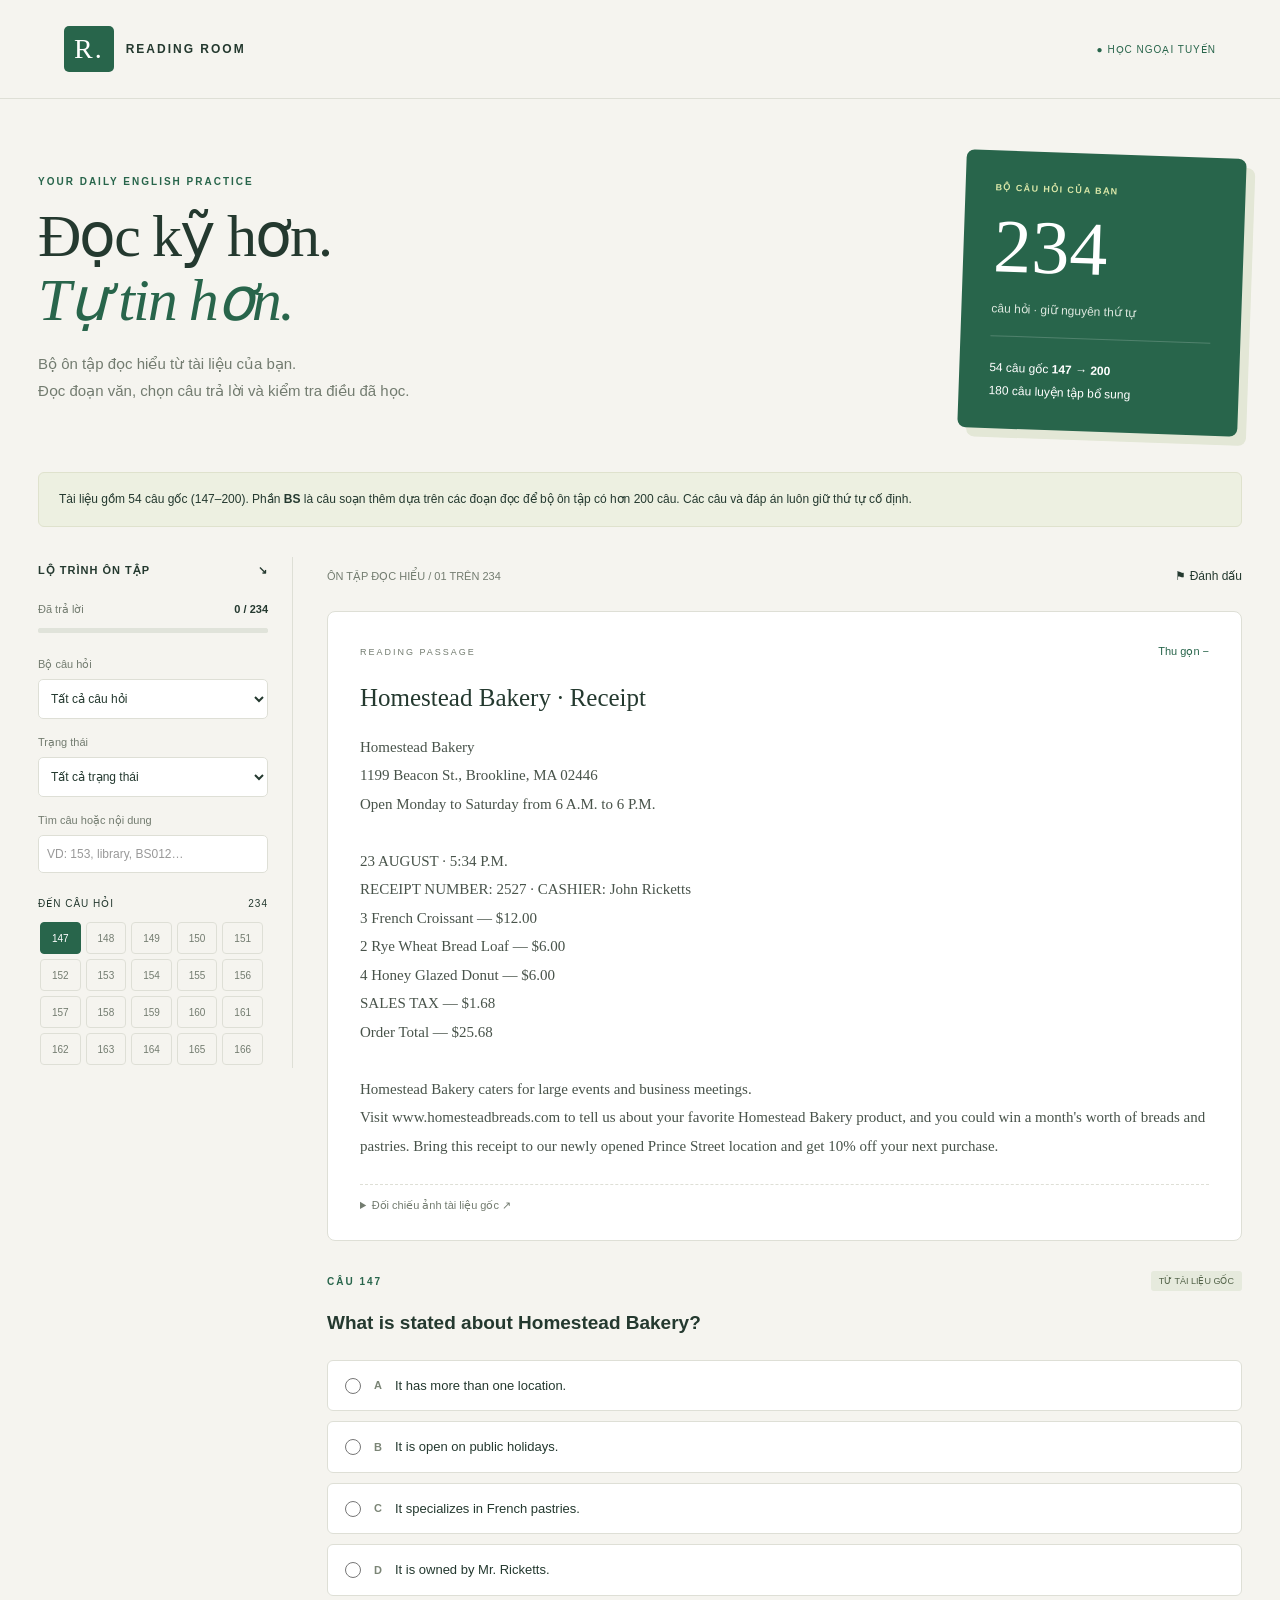
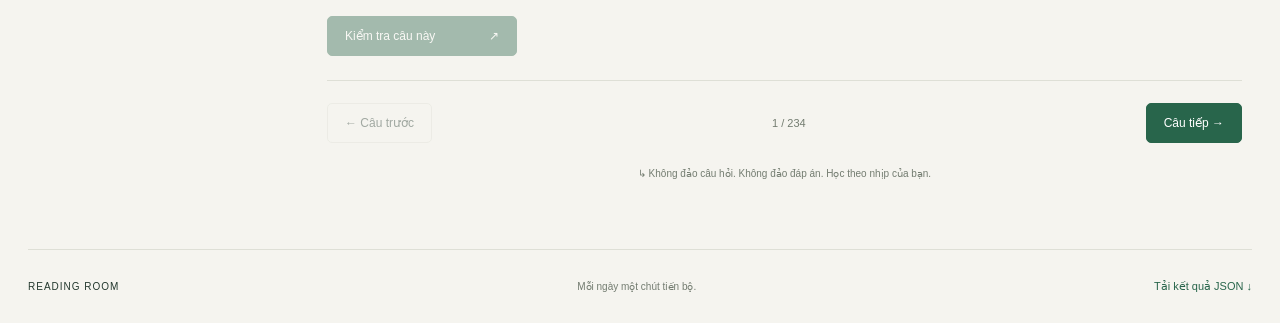
<file: index.html>
<!doctype html>
<html lang="vi">
<head>
  <meta charset="utf-8"><meta name="viewport" content="width=device-width, initial-scale=1">
  <meta name="description" content="Ôn tập đọc hiểu tiếng Anh từ 10 ảnh tài liệu, giữ thứ tự câu gốc 147–200 và câu bổ sung có giải thích.">
  <title>Reading Room — Ôn tập trắc nghiệm</title>
  <link rel="stylesheet" href="style.css">
  <script src="data.js" defer></script><script src="app.js" defer></script>
</head>
<body>
  <header><a class="brand" href="index.html"><span class="logo">R.</span> READING ROOM</a><span class="offline">● HỌC NGOẠI TUYẾN</span></header>
  <main>
    <section class="intro"><div><p class="eyebrow">YOUR DAILY ENGLISH PRACTICE</p><h1>Đọc kỹ hơn.<br><em>Tự tin hơn.</em></h1><p class="lead">Bộ ôn tập đọc hiểu từ tài liệu của bạn.<br>Đọc đoạn văn, chọn câu trả lời và kiểm tra điều đã học.</p></div><div class="intro-card"><span class="mini">BỘ CÂU HỎI CỦA BẠN</span><strong id="total">234</strong><span>câu hỏi · giữ nguyên thứ tự</span><div class="card-line"></div><p>54 câu gốc <b>147 → 200</b><br><span id="extraCount">180</span> câu luyện tập bổ sung</p></div></section>
    <div class="notice">Tài liệu gồm 54 câu gốc (147–200). Phần <b>BS</b> là câu soạn thêm dựa trên các đoạn đọc để bộ ôn tập có hơn 200 câu. Các câu và đáp án luôn giữ thứ tự cố định.</div>
    <section class="workspace" aria-label="Khu vực làm bài">
      <aside><div class="aside-title">LỘ TRÌNH ÔN TẬP <span>↘</span></div><div class="progress-label"><span>Đã trả lời</span><b id="progressText">0 / 234</b></div><progress id="progress" value="0" max="234"></progress><label class="field-label" for="part">Bộ câu hỏi</label><select id="part"><option value="all">Tất cả câu hỏi</option><option value="original">54 câu gốc · 147–200</option><option value="extra">Câu luyện tập bổ sung</option></select><label class="field-label" for="filter">Trạng thái</label><select id="filter"><option value="all">Tất cả trạng thái</option><option value="unanswered">Chưa trả lời</option><option value="flagged">Đã đánh dấu</option><option value="wrong">Câu sai / bỏ trống đã chấm</option></select><label class="field-label" for="search">Tìm câu hoặc nội dung</label><input id="search" type="search" placeholder="VD: 153, library, BS012…"><p class="map-label">ĐẾN CÂU HỎI <span id="visibleCount"></span></p><nav id="questionMap" aria-label="Danh sách câu hỏi"></nav><p class="legend"><span>● Đã chọn</span><span>⚑ Đánh dấu</span></p><button id="gradeAll" class="primary full">Chấm bài đã làm</button><button id="reset" class="quiet full">Làm lại từ đầu</button><p id="saveStatus" class="save-status">Tiến độ tự lưu trên trình duyệt này.</p></aside>
      <div class="study"><div class="study-bar"><span id="position"></span><button id="flag" class="quiet" aria-pressed="false">⚑ Đánh dấu</button></div><div id="result" role="status" hidden></div><article id="reading"><div class="reading-label"><span>READING PASSAGE</span><button id="toggleReading" class="text-button" aria-expanded="true">Thu gọn −</button></div><h2 id="passageTitle"></h2><div id="passageText"></div><details id="sourceDetails"><summary>Đối chiếu ảnh tài liệu gốc ↗</summary><p>Ảnh chụp nằm ngang; có thể mở ảnh trong tab mới và xoay bằng trình xem ảnh.</p><a id="sourceLink" target="_blank" rel="noopener">Mở ảnh gốc</a><img id="sourceImage" alt="Ảnh chụp tài liệu gốc để đối chiếu" loading="lazy"></details></article><section id="question" aria-label="Câu hỏi"><div class="question-top"><span id="questionNumber" class="eyebrow"></span><span id="typeBadge"></span></div><h2 id="questionText"></h2><p id="questionNote" class="question-note" hidden></p><fieldset id="options"><legend class="sr-only">Chọn một đáp án</legend></fieldset><div id="feedback" role="status" hidden></div><button id="check" class="primary">Kiểm tra câu này <span>↗</span></button></section><div class="navigation"><button id="prev" class="quiet">← Câu trước</button><span id="pageCount"></span><button id="next" class="primary">Câu tiếp →</button></div><p class="fixed-order">↳ Không đảo câu hỏi. Không đảo đáp án. Học theo nhịp của bạn.</p></div>
    </section>
  </main><footer>READING ROOM <span>Mỗi ngày một chút tiến bộ.</span><button id="export" class="text-button">Tải kết quả JSON ↓</button></footer><dialog id="resetDialog"><h2>Làm lại từ đầu?</h2><p>Đáp án đã chọn, kết quả và đánh dấu trên trình duyệt này sẽ được xóa.</p><div class="dialog-actions"><button id="cancelReset" class="quiet">Giữ bài hiện tại</button><button id="confirmReset" class="primary">Xóa và làm lại</button></div></dialog>
</body></html>
</file>
<file: style.css>
:root{--ink:#24392f;--green:#28654b;--paper:#f5f4ef;--line:#dedfd6;--muted:#737c70;--lime:#dce8a9}*{box-sizing:border-box}body{margin:0;background:var(--paper);color:var(--ink);font-family:Arial,Helvetica,sans-serif;font-size:15px}button,input,select{font:inherit}button,a,input,select,summary{touch-action:manipulation}button{cursor:pointer}button:disabled{opacity:.4;cursor:default}button:focus-visible,a:focus-visible,input:focus-visible,select:focus-visible,summary:focus-visible{outline:3px solid #a08525;outline-offset:3px}header{max-width:1440px;margin:auto;padding:26px 5%;display:flex;align-items:center;justify-content:space-between;border-bottom:1px solid var(--line)}.brand{display:flex;align-items:center;gap:12px;text-decoration:none;color:var(--ink);font-size:12px;font-weight:bold;letter-spacing:2px}.logo{background:var(--green);color:white;font:28px Georgia;padding:7px 10px;border-radius:5px}.offline{font-size:10px;letter-spacing:1px;color:var(--green)}main{max-width:1300px;margin:auto;padding:0 38px}.intro{display:flex;justify-content:space-between;align-items:center;padding:55px 0 40px;gap:32px}.eyebrow,.mini{font-size:10px;letter-spacing:2px;font-weight:bold;color:var(--green)}h1{font:60px/1.06 Georgia,serif;letter-spacing:-2px;margin:18px 0}h1 em{color:var(--green);font-weight:normal}.lead{color:var(--muted);line-height:1.8}.intro-card{background:var(--green);color:#fff;width:280px;flex-shrink:0;padding:26px 30px;border-radius:8px;transform:rotate(2deg);box-shadow:9px 9px 0 #e3e7d6}.intro-card .mini{color:var(--lime);font-size:9px;letter-spacing:1.4px}.intro-card strong{display:block;font:76px Georgia;margin:9px 0}.intro-card>span:not(.mini){font-size:12px;color:#dde8df}.card-line{height:1px;background:#ffffff30;margin:20px 0}.intro-card p{font-size:12px;line-height:1.9;margin:0}.notice{border:1px solid #dfe2cd;background:#edf0e1;padding:16px 20px;border-radius:6px;font-size:12px;line-height:1.8;margin:0 0 30px}.workspace{display:grid;grid-template-columns:255px minmax(0,1fr);gap:34px;align-items:start}aside{position:sticky;top:18px;padding-right:24px;border-right:1px solid var(--line)}.aside-title{font-size:11px;font-weight:bold;letter-spacing:1px;display:flex;justify-content:space-between;margin:7px 0 26px}.progress-label{display:flex;justify-content:space-between;font-size:11px}.progress-label span{color:var(--muted)}progress{width:100%;height:5px;border:0;display:block;margin:12px 0 25px;background:#e0e3da;border-radius:3px}progress::-webkit-progress-bar{background:#e0e3da;border-radius:3px}progress::-webkit-progress-value{background:var(--green);border-radius:3px}progress::-moz-progress-bar{background:var(--green)}.field-label{display:block;margin:17px 0 8px;font-size:11px;color:var(--muted)}select,input{width:100%;border:1px solid var(--line);border-radius:5px;padding:11px 8px;background:#fff;color:var(--ink);font-size:12px}input::placeholder{color:#999}.map-label{display:flex;justify-content:space-between;font-size:10px;letter-spacing:1px;margin-top:25px}#questionMap{display:grid;grid-template-columns:repeat(5,1fr);gap:5px;max-height:280px;overflow:auto;padding:3px 5px 3px 2px}.q-link{position:relative;border:1px solid var(--line);background:transparent;border-radius:4px;padding:9px 0;color:var(--muted);font-size:10px;min-height:32px}.q-link.answered{background:#e2eadc;color:var(--green);border-color:#c6d7bf}.q-link.active{background:var(--green);color:white;border-color:var(--green)}.q-link.flagged:after{content:'•';position:absolute;right:2px;top:0;color:#bb8715}.q-link.correct{border-bottom:3px solid #47865e}.q-link.wrong{border-bottom:3px solid #bc614b}.legend{display:flex;gap:15px;font-size:10px;color:var(--muted);margin:15px 0 24px}.primary,.quiet{border-radius:5px;padding:12px 17px;border:1px solid var(--line);background:transparent;color:var(--ink);font-size:12px}.primary{background:var(--green);color:white;border-color:var(--green)}.primary:hover{background:#1d4e39}.quiet:hover{background:#e7eadf}.full{width:100%;margin:4px 0}.save-status{font-size:10px;line-height:1.6;color:var(--muted);text-align:center}.study-bar{display:flex;justify-content:space-between;align-items:center;font-size:11px;color:var(--muted);margin:0 0 16px}.study-bar .quiet{border:0;padding-right:0}#reading{background:#fff;border:1px solid var(--line);border-radius:8px;padding:28px 32px}.reading-label{display:flex;align-items:center;justify-content:space-between;font-size:9px;letter-spacing:2px;color:var(--muted)}.text-button{border:0;background:none;padding:5px 0;color:var(--green);font-size:11px;cursor:pointer}#passageTitle{font:25px/1.35 Georgia;margin:18px 0;color:var(--ink)}#passageText{white-space:pre-wrap;font:15px/1.9 Georgia,serif;color:#48534a}details{border-top:1px dashed var(--line);margin-top:24px;padding-top:14px;font-size:11px;color:var(--muted)}summary{cursor:pointer}details img{display:block;width:100%;margin-top:15px}details a{color:var(--green)}#question{padding:30px 0 24px}.question-top{display:flex;align-items:center;justify-content:space-between}#typeBadge{font-size:9px;background:#e6eadd;color:#536349;border-radius:3px;padding:5px 8px}#questionText{font-size:19px;line-height:1.55;margin:17px 0 22px;font-weight:600}fieldset{border:0;padding:0;margin:0;display:grid;gap:10px}.option{display:flex;align-items:center;gap:13px;background:#fff;border:1px solid var(--line);border-radius:6px;padding:15px 17px;cursor:pointer;font-size:13px;line-height:1.5}.option:hover{border-color:#8aa68a}.option.selected{border-color:var(--green);background:#eaf0e4}.option input{width:16px;height:16px;accent-color:var(--green);margin:0;flex-shrink:0}.letter{color:#7b8576;font-size:11px;font-weight:bold}.option.correct-answer{border-color:#47865e;background:#e7f2e5}.option.wrong-answer{border-color:#c38370;background:#faeee9}#check{margin-top:20px;min-width:190px;display:flex;justify-content:space-between;gap:25px}#feedback,#result{background:#e7f0e1;border:1px solid #c9dabb;padding:17px;border-radius:6px;margin:18px 0 0;font-size:13px;line-height:1.7}#feedback.incorrect{background:#faf0e8;border-color:#e6c9bb}#result{margin:0 0 20px}#result button{display:block;margin-top:10px}.question-note{font-size:12px;line-height:1.7;padding:13px;border-left:3px solid #b4944e;background:#f4eedc;color:#76603d}.navigation{display:flex;justify-content:space-between;align-items:center;border-top:1px solid var(--line);padding:22px 0;font-size:11px;color:var(--muted)}.fixed-order{font-size:10px;color:var(--muted);text-align:center;margin:3px 0 40px}footer{max-width:1224px;margin:30px auto 0;padding:25px 0;border-top:1px solid var(--line);display:flex;align-items:center;justify-content:space-between;font-size:10px;letter-spacing:1px}footer span{color:var(--muted);letter-spacing:0}dialog{border:1px solid var(--line);border-radius:10px;padding:28px;max-width:440px;color:var(--ink)}dialog::backdrop{background:#10281d66}dialog p{font-size:14px;line-height:1.7}.dialog-actions{display:flex;justify-content:flex-end;gap:10px}.empty{font-size:12px;line-height:1.6;grid-column:1/-1}.sr-only{position:absolute;width:1px;height:1px;overflow:hidden;clip:rect(0,0,0,0)}[hidden]{display:none!important}@media(min-width:1600px){main{max-width:1400px}.workspace{grid-template-columns:270px minmax(0,1fr)}}@media(max-width:760px){header{padding:18px 20px}.offline{font-size:8px}main{padding:0 20px}.intro{padding:30px 0;gap:15px}h1{font-size:43px}.lead{font-size:12px}.intro-card{width:155px;padding:20px 15px}.intro-card strong{font-size:52px}.intro-card .mini{font-size:7px}.intro-card p,.intro-card>span:not(.mini){font-size:10px}.workspace{grid-template-columns:1fr;gap:20px}aside{position:static;border:0;padding:0;display:grid;grid-template-columns:1fr 1fr;gap:8px 14px}.aside-title,.progress-label,progress,.map-label,#questionMap,.legend,.save-status{grid-column:1/-1}.aside-title{margin:5px 0}.progress-label{margin-top:8px}progress{margin:3px 0 8px}.field-label{margin:8px 0 0;grid-column:1/-1}#part,#filter,#search{grid-column:1/-1}.map-label{margin:10px 0 0}#questionMap{grid-template-columns:repeat(9,1fr);max-height:115px}.legend{margin:5px 0}.full{margin:0}.save-status{margin:3px}.study-bar{margin-top:6px}#reading{padding:22px 20px}#passageTitle{font-size:23px}#passageText{font-size:15px}#questionText{font-size:18px}footer{margin:20px;padding:20px 0;flex-wrap:wrap;gap:15px}.notice{font-size:11px}dialog{margin:auto 15px}.navigation button{padding:11px 13px}}@media print{header,.intro,.notice,aside,.study-bar,.navigation,footer,#check,.fixed-order,details{display:none}.workspace{display:block}#reading{border:0}body{background:white}main{padding:0}#question{break-inside:avoid}}
</file>
